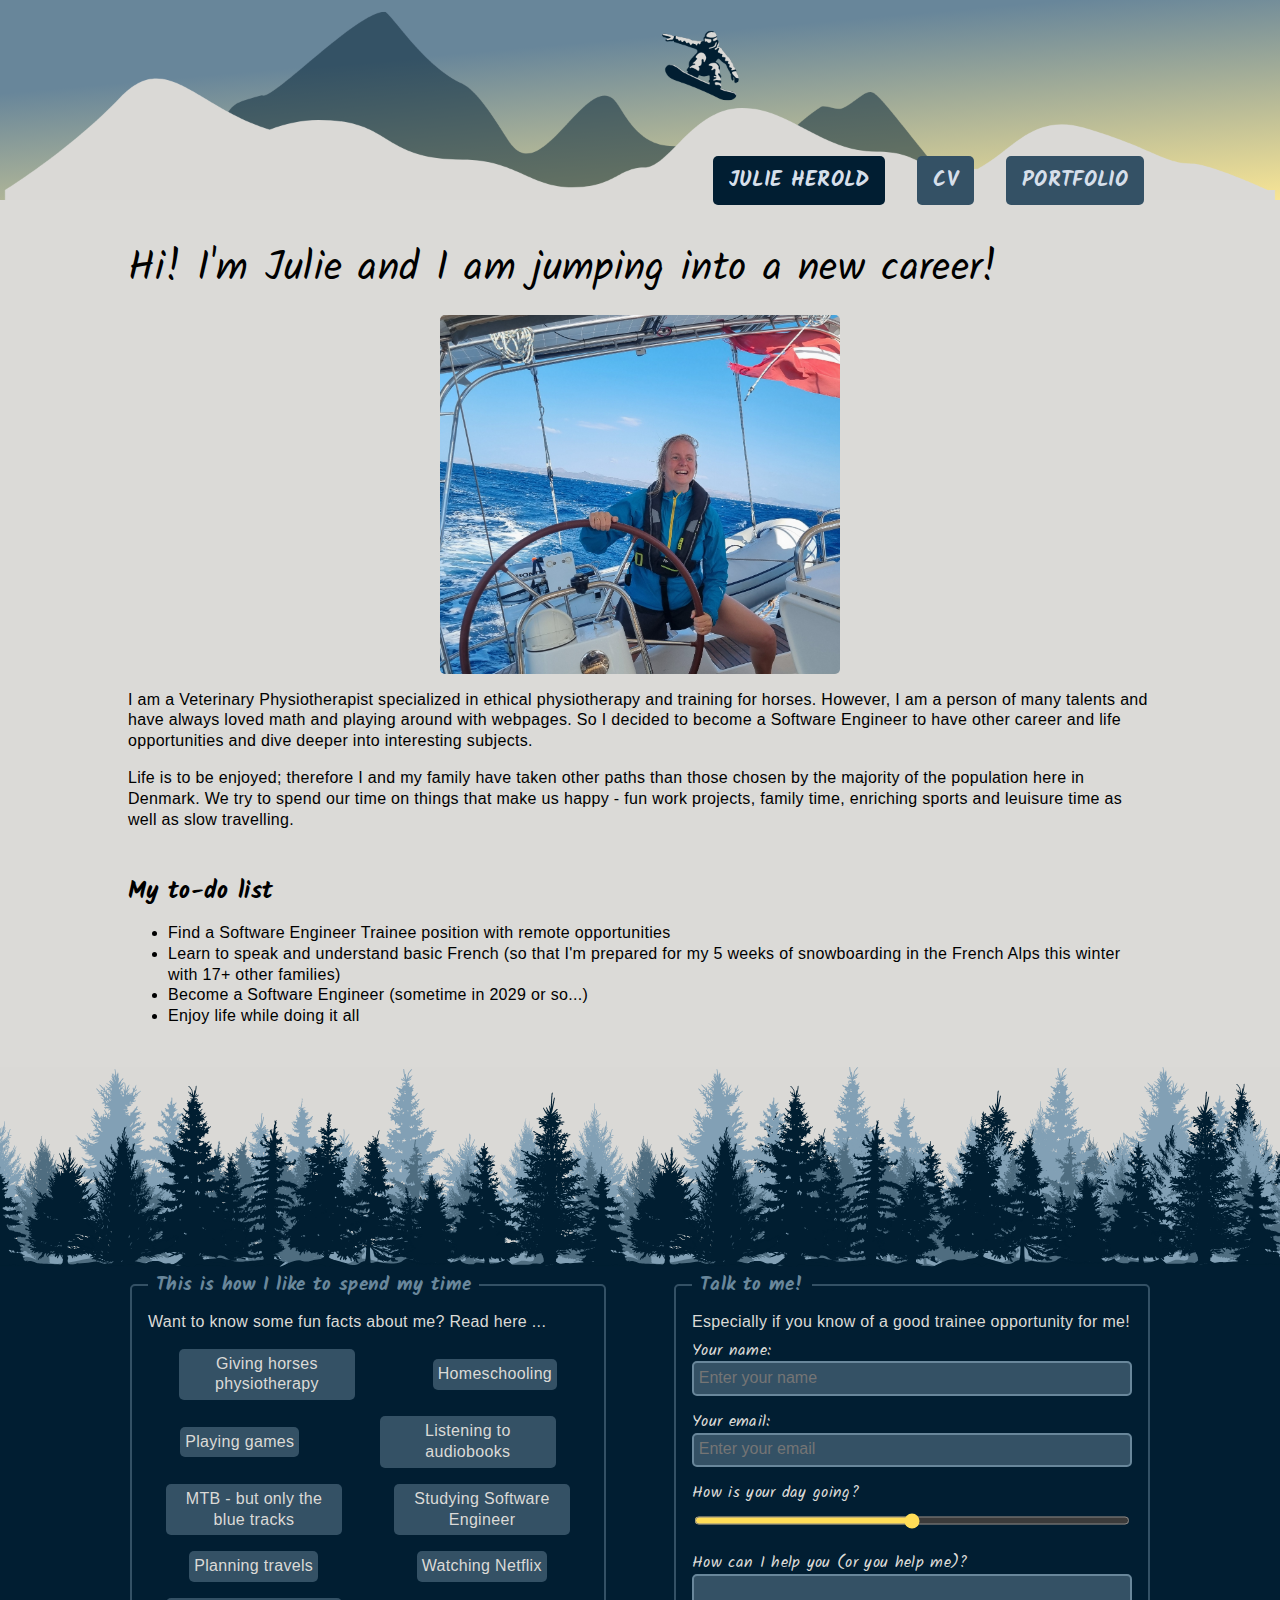
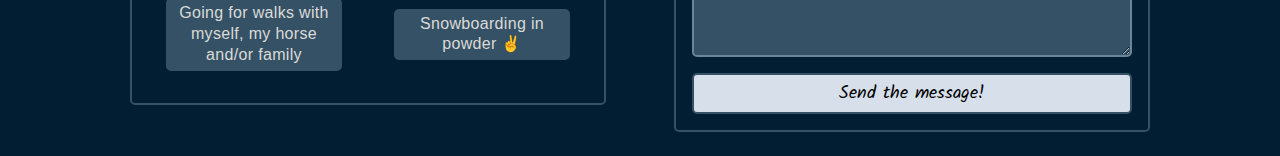
<file: index.html>
<!DOCTYPE html>
<html lang="en-GB">
  <head>
    <meta charset="utf-8">
    <meta name="author" content="Julie Herold">
    <meta name="viewport" content="width=device-width initial-scale=1">
    <meta
      name="description"
      content="My digital playground: Explore my projects, skills and the stories and people behind them.">
    <link rel="icon" href="favicon.png" type="image/x-icon">
    <link rel="stylesheet" href="stylesheet.css" type="text/css">
    <link rel="preconnect" href="https://fonts.googleapis.com">
    <link rel="preconnect" href="https://fonts.gstatic.com" crossorigin>
    <link
      rel="stylesheet"
      href="https://fonts.googleapis.com/css2?family=Kalam:wght@300;400;700&display=swap"
    type="text/css">
    <link rel="icon" href="branding/favicon.png" type="image/x-icon" >
    <title>Julie Herold - CV & Portfolio</title>
  </head>
  <body>
    <div class="wrapper">
      <header>
      </header>
      <div class="header-img"></div>
      <nav>
        <ul>
          <li><a class="currentlink" href="index.html">Julie Herold</a></li>
          <li><a href="cv.html">CV</a></li>
          <li><a href="portfolio.html">Portfolio</a></li>
        </ul>
      </nav>
      <main>
        <div  class="container-l">
        <h1>Hi! I'm Julie and I am jumping into a new career!</h1>
        <img
        src="images/profile.jpg"
        alt="Picture of Julie out sailing">
        <p>I am a Veterinary Physiotherapist specialized in ethical physiotherapy and training for horses. However, I am a person of many talents and have always loved math and playing around with webpages. So I decided to become a Software Engineer to have other career and life opportunities and dive deeper into interesting subjects.</p>
        <p>Life is to be enjoyed; therefore I and my family have taken other paths than those chosen by the majority of the population here in Denmark. We try to spend our time on things that make us happy - fun work projects, family time, enriching sports and leuisure time as well as slow travelling.</p>
        </div>
        <div  class="container-l"><h2>My to-do list</h2>
        <ul>
          <li>Find a Software Engineer Trainee position with remote opportunities</li>
          <li>Learn to speak and understand basic French (so that I'm prepared for my 5 weeks of snowboarding in the French Alps this winter with 17+ other families)</li>
          <li>Become a Software Engineer (sometime in 2029 or so...)</li>
          <li>Enjoy life while doing it all</li>
        </ul>
        </div>
      </main>
      <div id="footerimg"></div>
      <footer>
        <div>
          <fieldset>
          <legend><h3>This is how I like to spend my time</h3></legend>
          <p>
  Want to know some fun facts about me? Read here ...
</p>
             <ul class="flex">
              <li>Giving horses physiotherapy</li>
              <li>Homeschooling</li>
              <li>Playing games</li>
              <li>Listening to audiobooks</li>
              <li>MTB - but only the blue tracks</li>
              <li>Studying Software Engineer</li>
              <li>Planning travels</li>
              <li>Watching Netflix</li>
              <li>Going for walks with myself, my horse and/or family</li>
              <li>Snowboarding in powder &#9996;</li>
            </ul>
          </fieldset>
        </div>
        <div>
          <fieldset>
            <legend><h3>Talk to me!</h3></legend>
            <div><p>
              Especially if you know of a good trainee opportunity for me!
            </p>
            </div>
            <form action="/submit" method="post">
              <div>
              <label for="name">Your name: </label>
              <input type="text" id="name" placeholder="Enter your name" required minlength="2">
            </div>
            <div>
              <label for="email">Your email: </label>
            <input type="email" id="email" placeholder="Enter your email" required>
            </div>
            <div>
              <label for="range">How is your day going?</label>
              <input type="range" id="range">
            </div>
            <div>
            <label for="message">How can I help you (or you help me)?</label>
            <textarea id="message" placeholder="Write your message here...">
            </textarea>
            </div>
            <div>
            <button>Send the message!</button>
            </div>
            </form>
          </fieldset>
        </div>
      </footer>
    </div>
  </body>
</html>
</file>
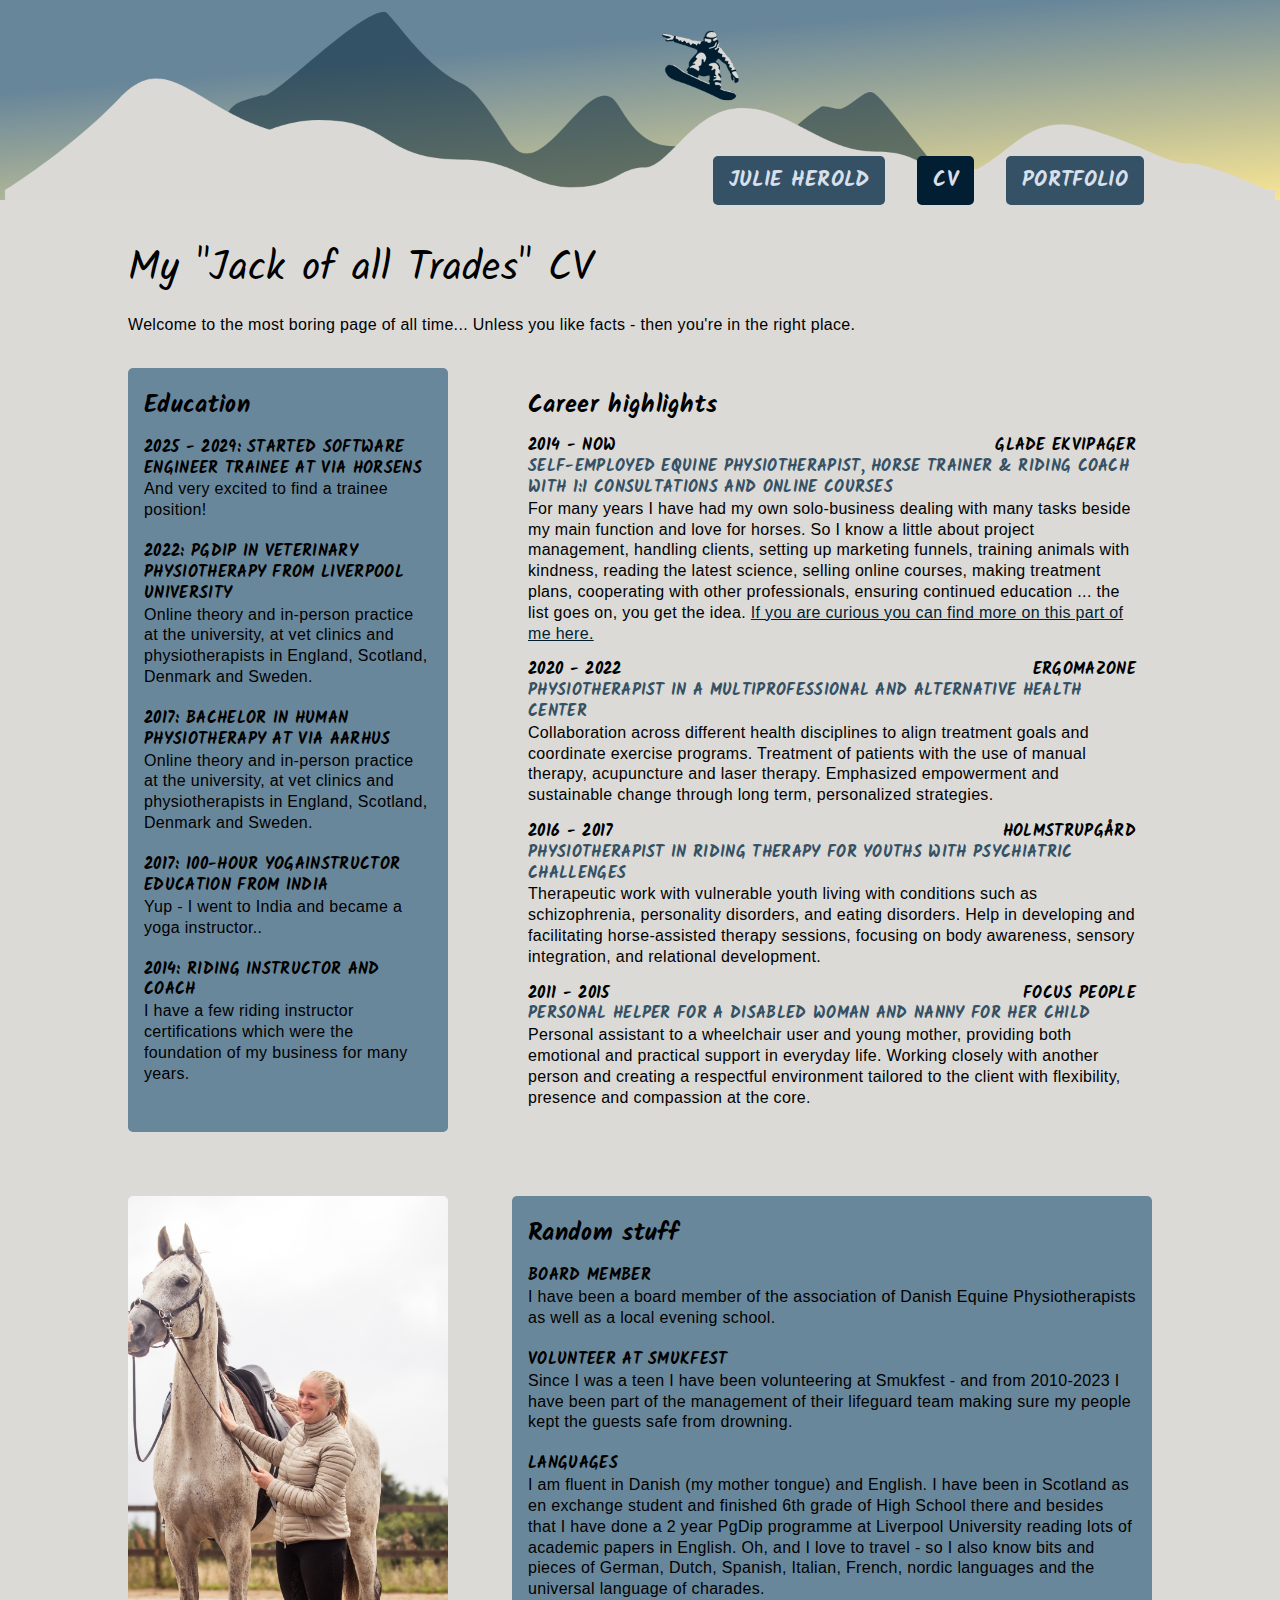
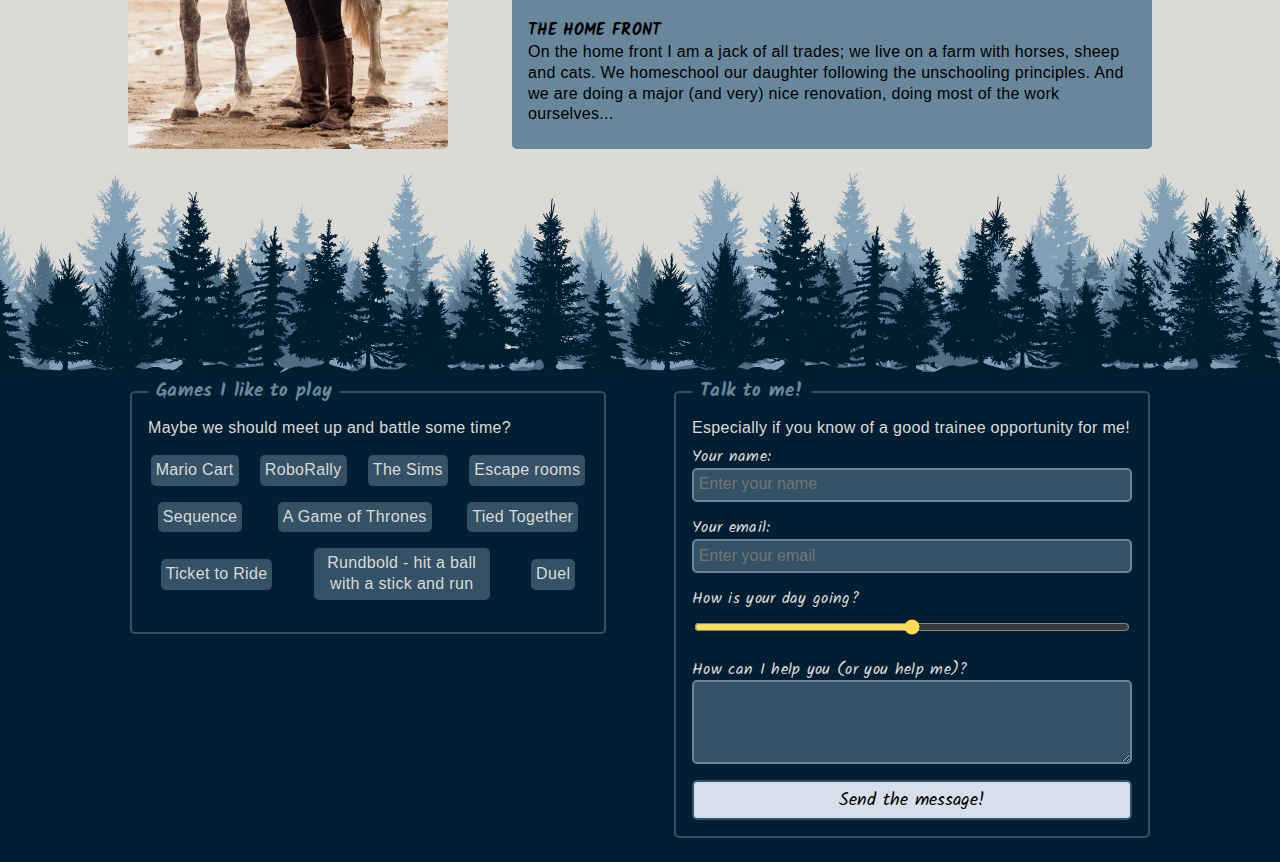
<file: cv.html>
<!DOCTYPE html>
<html lang="en-GB">
  <head>
    <meta charset="utf-8">
    <meta name="author" content="Julie Herold">
        <meta name="viewport" content="width=device-width initial-scale=1">
    <meta
      name="description"
      content="My digital playground: Explore my projects, skills and the stories and people behind them.">
    <link rel="icon" href="favicon.png" type="image/x-icon">
    <link rel="stylesheet" href="stylesheet.css" type="text/css">
    <link rel="preconnect" href="https://fonts.googleapis.com">
    <link rel="preconnect" href="https://fonts.gstatic.com" crossorigin>
    <link
      rel="stylesheet"
      href="https://fonts.googleapis.com/css2?family=Kalam:wght@300;400;700&display=swap"
    type="text/css">
    <link rel="icon" href="branding/favicon.png" type="image/x-icon" >
    <title>Julie Herold - CV & Portfolio</title>
  </head>
  <body>
    <div class="wrapper">
      <header></header>
      <div class="header-img"></div>
      <nav>
        <ul>
          <li><a href="index.html">Julie Herold</a></li>
          <li><a class="currentlink" href="cv.html">CV</a></li>
          <li><a href="portfolio.html">Portfolio</a></li>
        </ul>
      </nav>
      <main>
        <div class="container-l">
          <h1>My "Jack of all Trades" CV</h1>
          <p>
            Welcome to the most boring page of all time... Unless you like facts
            - then you're in the right place.
          </p>
        </div>
        <div class="container-grid">
          <div id="education">
            <h2>Education</h2>
            <h4>
              2025 - 2029: Started Software Engineer Trainee at VIA Horsens
            </h4>
            <p>And very excited to find a trainee position!</p>
            <h4>
              2022: PgDip in Veterinary Physiotherapy from Liverpool University
            </h4>
            <p>
              Online theory and in-person practice at the university, at vet
              clinics and physiotherapists in England, Scotland, Denmark and
              Sweden.
            </p>
            <h4>2017: Bachelor in Human Physiotherapy at VIA Aarhus</h4>
            <p>
              Online theory and in-person practice at the university, at vet
              clinics and physiotherapists in England, Scotland, Denmark and
              Sweden.
            </p>
            <h4>2017: 100-hour yogainstructor education from India</h4>
            <p>Yup - I went to India and became a yoga instructor..</p>
            <h4>2014: Riding instructor and coach</h4>
            <p>
              I have a few riding instructor certifications which were the
              foundation of my business for many years.
            </p>
          </div>
          <div id="career">
            <h2>Career highlights</h2>
            <div class="h4">
              <ul>
                <li>2014 - now</li>
                <li>Glade Ekvipager</li>
              </ul>
              <ul>
                <li>
                  Self-employed equine physiotherapist, horse trainer & riding
                  coach with 1:1 consultations and online courses
                </li>
              </ul>
            </div>
            <p>
              For many years I have had my own solo-business dealing with many
              tasks beside my main function and love for horses. So I know a
              little about project management, handling clients, setting up
              marketing funnels, training animals with kindness, reading the
              latest science, selling online courses, making treatment plans,
              cooperating with other professionals, ensuring continued education
              ... the list goes on, you get the idea.
              <a href="https://www.julieherold.dk/"
                >If you are curious you can find more on this part of me
                here.</a
              >
            </p>
            <div class="h4">
              <ul>
                <li>2020 - 2022</li>
                <li>Ergomazone</li>
              </ul>
              <ul>
                <li>
                  Physiotherapist in a multiprofessional and alternative health
                  center
                </li>
              </ul>
            </div>
            <p>
              Collaboration across different health disciplines to align
              treatment goals and coordinate exercise programs. Treatment of
              patients with the use of manual therapy, acupuncture and laser
              therapy. Emphasized empowerment and sustainable change through
              long term, personalized strategies.
            </p>
            <div class="h4">
              <ul>
                <li>2016 - 2017</li>
                <li>Holmstrupgård</li>
              </ul>
              <ul>
                <li>
                  Physiotherapist in Riding Therapy for youths with psychiatric
                  challenges
                </li>
              </ul>
            </div>
            <p>
              Therapeutic work with vulnerable youth living with conditions such
              as schizophrenia, personality disorders, and eating disorders.
              Help in developing and facilitating horse-assisted therapy
              sessions, focusing on body awareness, sensory integration, and
              relational development.
            </p>
            <div class="h4">
              <ul>
                <li>2011 - 2015</li>
                <li>Focus People</li>
              </ul>
              <ul>
                <li>
                  Personal Helper for a Disabled Woman and nanny for her child
                </li>
              </ul>
            </div>
            <p>
              Personal assistant to a wheelchair user and young mother,
              providing both emotional and practical support in everyday life.
              Working closely with another person and creating a respectful
              environment tailored to the client with flexibility, presence and
              compassion at the core.
            </p>
          </div>
          <!-- <div id="courses">
            <h2>Courses</h2>
            <p>
              All right - I do so many courses each year, so I won't list them
              all. Just the ones I believe have been most memorable.
            </p>
            <h4>Advanced Animal Training</h4>
            <p>
              Comprehensive course on advanced animal training - including
              motivation, classical conditioning, learning condition and lots of
              other stuff. Really relevant for all animal trainers, but it also
              gives another understanding of human behaviour - after all, we are
              just animals.
            </p>
            <h4>Various marketing courses</h4>
            <p>
              I have taken several marketing courses aimed at online marketing
              from Lise Halsskov, Christina Klitsgaard, Trine Ravnkilde and
              Gitte Stouenberg.
            </p>
            <h4>Equine Calming Signals</h4>
            <p>
              Subtle body language in horses and how they use it to communicate
              with each other and their environment. Lots of food for thought in
              regards to human interactions as well as lots of learning on
              physiological stress and hormones across species.
            </p>
            <h4>Acupuncture & dry needling (K1 & K2)</h4>
            <p>
              K1 and K2 practical acupuncture and dry needling courses for
              physiotherapist held by the Danish Society for Acupuncture in
              Physiotherapy.
            </p>
          </div> -->
          <div id="random">
            <h2>Random stuff</h2>
            <h4>Board member</h4>
            <p>
              I have been a board member of the association of Danish Equine
              Physiotherapists as well as a local evening school.
            </p>
            <h4>Volunteer at smukfest</h4>
            <p>
              Since I was a teen I have been volunteering at Smukfest - and from
              2010-2023 I have been part of the management of their lifeguard
              team making sure my people kept the guests safe from drowning.
            </p>
            <h4>Languages</h4>
            <p>
              I am fluent in Danish (my mother tongue) and English. I have been
              in Scotland as en exchange student and finished 6th grade of High
              School there and besides that I have done a 2 year PgDip programme
              at Liverpool University reading lots of academic papers in
              English. Oh, and I love to travel - so I also know bits and pieces
              of German, Dutch, Spanish, Italian, French, nordic languages and
              the universal language of charades.
            </p>
            <h4>The Home Front</h4>
            <p>
              On the home front I am a jack of all trades; we live on a farm
              with horses, sheep and cats. We homeschool our daughter following
              the unschooling principles. And we are doing a major (and very)
              nice renovation, doing most of the work ourselves...
            </p>
          </div>
          <img
            id="vetphysio"
            src="images/vetphysio.jpg"
            alt="Julie and her horse looking into the distance"
          />
        </div>
      </main>
      <div id="footerimg"></div>
      <footer>
        <div>
          <fieldset>
            <legend><h3>Games I like to play</h3></legend>
            <p>Maybe we should meet up and battle some time?</p>
            <ul class="flex">
              <li>Mario Cart</li>
              <li>RoboRally</li>
              <li>The Sims</li>
              <li>Escape rooms</li>
              <li>Sequence</li>
              <li>A Game of Thrones</li>
              <li>Tied Together</li>
              <li>Ticket to Ride</li>
              <li>Rundbold - hit a ball with a stick and run</li>
              <li>Duel</li>
            </ul>
          </fieldset>
        </div>
        <div>
          <fieldset>
            <legend><h3>Talk to me!</h3></legend>
            <div>
              <p>
                Especially if you know of a good trainee opportunity for me!
              </p>
            </div>
            <form action="/submit" method="post">
              <div>
                <label for="name">Your name: </label>
                <input
                  type="text"
                  id="name"
                  placeholder="Enter your name"
                  required
                  minlength="2"
                />
              </div>
              <div>
                <label for="email">Your email: </label>
                <input
                  type="email"
                  id="email"
                  placeholder="Enter your email"
                  required
                />
              </div>
              <div>
                <label for="range">How is your day going?</label>
                <input type="range" id="range" />
              </div>
              <div>
                <label for="message"
                  >How can I help you (or you help me)?</label
                >
                <textarea id="message" placeholder="Write your message here...">
                </textarea>
              </div>
              <div>
                <button>Send the message!</button>
              </div>
            </form>
          </fieldset>
        </div>
      </footer>
    </div>
  </body>
</html>
</file>
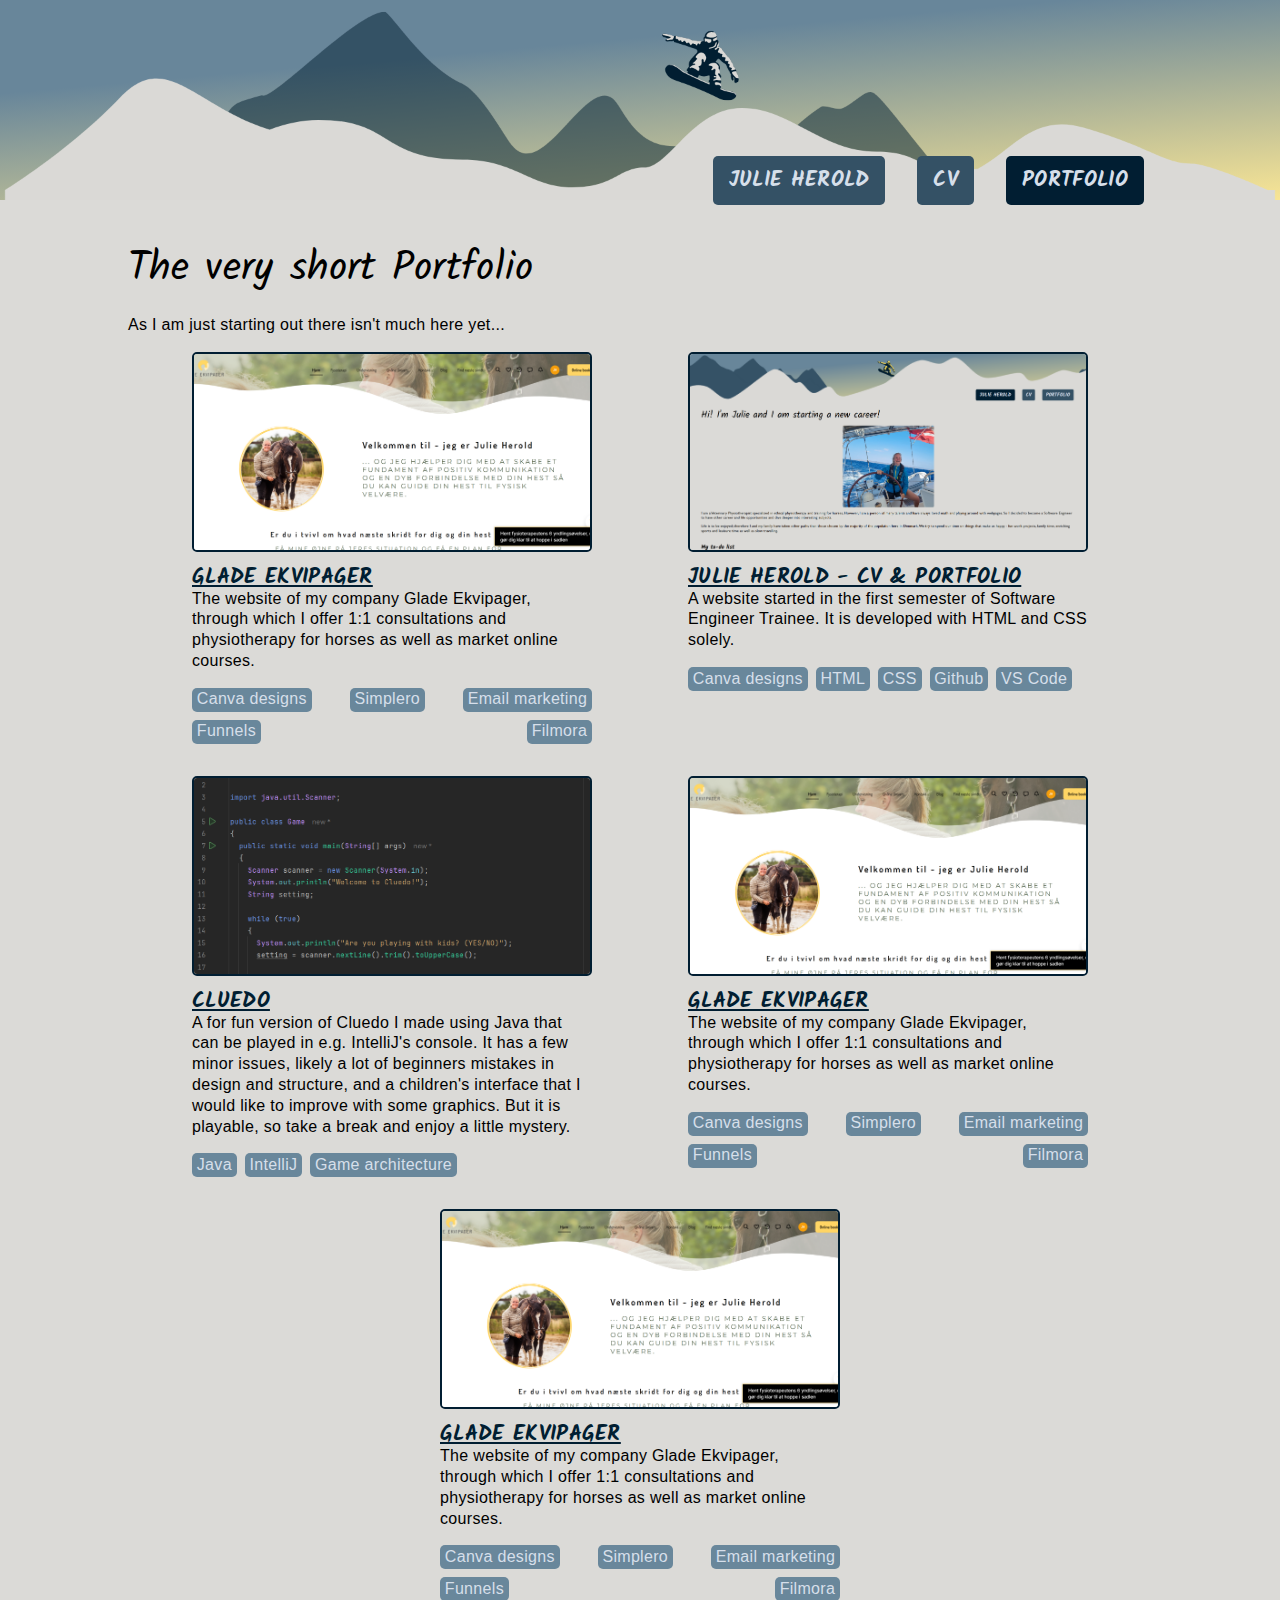
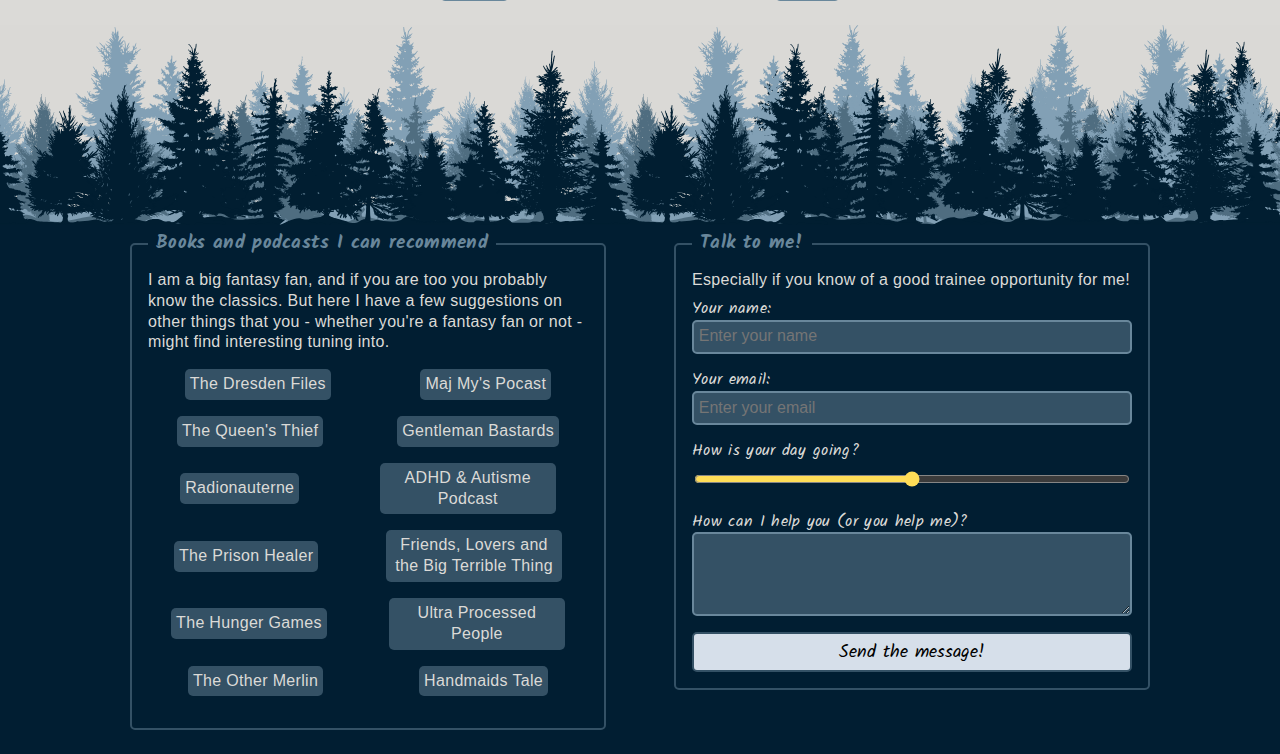
<file: portfolio.html>
<!DOCTYPE html>
<html lang="en-GB">
  <head>
    <meta charset="utf-8" />
    <meta name="author" content="Julie Herold" />
        <meta name="viewport" content="width=device-width initial-scale=1">
    <meta
      name="description"
      content="My digital playground: Explore my projects, skills and the stories and people behind them."
    />
    <link rel="icon" href="favicon.png" type="image/x-icon" />
    <link rel="stylesheet" href="stylesheet.css" type="text/css" />
    <link rel="preconnect" href="https://fonts.googleapis.com" />
    <link rel="preconnect" href="https://fonts.gstatic.com" crossorigin />
    <link
      rel="stylesheet"
      href="https://fonts.googleapis.com/css2?family=Kalam:wght@300;400;700&display=swap"
      type="text/css"
    />
    <link rel="icon" href="branding/favicon.png" type="image/x-icon" />
    <title>Julie Herold - CV & Portfolio</title>
  </head>
  <body>
    <div class="wrapper">
      <header></header>
      <div class="header-img"></div>
      <nav>
        <ul>
          <li><a href="index.html">Julie Herold</a></li>
          <li><a href="cv.html">CV</a></li>
          <li><a class="currentlink" href="portfolio.html">Portfolio</a></li>
        </ul>
      </nav>
      <main>
        <div class="container-l">
          <h1>The very short Portfolio</h1>
          <p>
            As I am just starting out there isn't much here yet...
          </p>
          <div class="portfolio-flex">
            <div class="portfolio">
              <div>
                <img
                  src="images/portfolio1.png"
                  alt="Portfolio of Glade Ekvipager"
                />
              </div>
              <div>
                <h4><a href="julieherold.dk">Glade Ekvipager</a></h4>
                <p>
                  The website of my company Glade Ekvipager, through which I
                  offer 1:1 consultations and physiotherapy for horses as well
                  as market online courses.
                </p>
              </div>
              <div>
                <ul>
                  <li>Canva designs</li>
                  <li>Simplero</li>
                  <li>Email marketing</li>
                  <li>Funnels</li>
                  <li>Filmora</li>
                </ul>
              </div>
            </div>
            <div class="portfolio">
              <div>
                <img
                  src="images/portfolio2.png"
                  alt="Portfolio of Julie Herold - CV and Portfolio"
                />
              </div>
              <div>
                <h4>
                  <a
                    href="https://thetravellingvetphysio.github.io/cv-portfolio/"
                    >Julie Herold - CV & Portfolio</a
                  >
                </h4>
                <p>
                  A website started in the first semester of Software Engineer
                  Trainee. It is developed with HTML and CSS solely.
                </p>
              </div>
              <div>
                <ul>
                  <li>Canva designs</li>
                  <li>HTML</li>
                  <li>CSS</li>
                  <li>Github</li>
                  <li>VS Code</li>
                </ul>
              </div>
            </div>
            <div class="portfolio">
              <div>
                <img src="images/portfolio3.png" alt="Portfolio of Cluedo" />
              </div>
              <div>
                <h4>
                  <a
                    href="https://github.com/TheTravellingVetPhysio/cluedo/tree/copy/src/cluedo"
                    >Cluedo</a
                  >
                </h4>
                <p>
                  A for fun version of Cluedo I made using Java that can be
                  played in e.g. IntelliJ's console. It has a few minor issues,
                  likely a lot of beginners mistakes in design and structure, and a children's interface
                  that I would like to improve with some graphics. But it is playable, so take a break
                  and enjoy a little mystery.
                </p>
              </div>
              <div>
                <ul>
                  <li>Java</li>
                  <li>IntelliJ</li>
                  <li>Game architecture</li>
                </ul>
              </div>
            </div>
            <div class="portfolio">
              <div>
                <img
                  src="images/portfolio1.png"
                  alt="Portfolio of Glade Ekvipager"
                />
              </div>
              <div>
                <h4><a href="julieherold.dk">Glade Ekvipager</a></h4>
                <p>
                  The website of my company Glade Ekvipager, through which I
                  offer 1:1 consultations and physiotherapy for horses as well
                  as market online courses.
                </p>
              </div>
              <div>
                <ul>
                  <li>Canva designs</li>
                  <li>Simplero</li>
                  <li>Email marketing</li>
                  <li>Funnels</li>
                  <li>Filmora</li>
                </ul>
              </div>
            </div>
            <div class="portfolio">
              <div>
                <img
                  src="images/portfolio1.png"
                  alt="Portfolio of Glade Ekvipager"
                />
              </div>
              <div>
                <h4><a href="julieherold.dk">Glade Ekvipager</a></h4>
                <p>
                  The website of my company Glade Ekvipager, through which I
                  offer 1:1 consultations and physiotherapy for horses as well
                  as market online courses.
                </p>
              </div>
              <div>
                <ul>
                  <li>Canva designs</li>
                  <li>Simplero</li>
                  <li>Email marketing</li>
                  <li>Funnels</li>
                  <li>Filmora</li>
                </ul>
              </div>
            </div>
          </div>
        </div>
      </main>
      <div id="footerimg"></div>
      <footer>
        <div>
          <fieldset>
            <legend><h3>Books and podcasts I can recommend</h3></legend>
            <p>
              I am a big fantasy fan, and if you are too you probably know the
              classics. But here I have a few suggestions on other things that
              you - whether you're a fantasy fan or not - might find interesting
              tuning into.
            </p>
            <ul class="flex">
              <li>The Dresden Files</li>
              <li>Maj My's Pocast</li>
              <li>The Queen's Thief</li>
              <li>Gentleman Bastards</li>
              <li>Radionauterne</li>
              <li>ADHD & Autisme Podcast</li>
              <li>The Prison Healer</li>
              <li>Friends, Lovers and the Big Terrible Thing</li>
              <li>The Hunger Games</li>
              <li>Ultra Processed People</li>
              <li>The Other Merlin</li>
              <li>Handmaids Tale</li>
            </ul>
          </fieldset>
        </div>
        <div>
          <fieldset>
            <legend><h3>Talk to me!</h3></legend>
            <div>
              <p>
                Especially if you know of a good trainee opportunity for me!
              </p>
            </div>
            <form action="/submit" method="post">
              <div>
                <label for="name">Your name: </label>
                <input
                  type="text"
                  id="name"
                  placeholder="Enter your name"
                  required
                  minlength="2"
                />
              </div>
              <div>
                <label for="email">Your email: </label>
                <input
                  type="email"
                  id="email"
                  placeholder="Enter your email"
                  required
                />
              </div>
              <div>
                <label for="range">How is your day going?</label>
                <input type="range" id="range" />
              </div>
              <div>
                <label for="message"
                  >How can I help you (or you help me)?</label
                >
                <textarea id="message" placeholder="Write your message here...">
                </textarea>
              </div>
              <div>
                <button>Send the message!</button>
              </div>
            </form>
          </fieldset>
        </div>
      </footer>
    </div>
  </body>
</html>
</file>
<file: stylesheet.css>
:root {
  --accent: hsl(48, 100%, 67%);
  --primary-background: hsl(45, 5%, 85%, 100%);
  --dark-background: hsl(204, 96%, 10%);
  --light-color: hsl(213, 33%, 88%);
  --medium-color: hsl(204, 20%, 51%);
  --dark-color: hsl(204, 32%, 30%);
  --width-tablet: 580px;
  --width-pc: 1024px;
} /* width does not work, as @media query isn't html, and root therefore doesn't affect them... */

* {
  box-sizing: border-box;
}

html {
  font-size: 100%;
}

body {
  font-family: "Gill Sans", "Gill Sans MT", Calibri, "Trebuchet MS", sans-serif;
  font-size: 1rem;
  line-height: 1.3rem;
  letter-spacing: 0.02rem;
  background-color: var(--primary-background);
  margin: 0;
  padding: 0;
  min-height: 100vh;
}

h1 {
  font-family: "Kalam", "Lucida Sans", "Lucida Sans Regular", "Lucida Grande",
    "Lucida Sans Unicode", Geneva, Verdana, sans-serif;
  font-weight: 400;
  font-size: 2.5rem;
  line-height: 1.8lh;
}

h2 {
  font-family: "Kalam", "Lucida Sans", "Lucida Sans Regular", "Lucida Grande",
    "Lucida Sans Unicode", Geneva, Verdana, sans-serif;
  font-weight: 700;
}

h3 {
  font-family: "Kalam", "Lucida Sans", "Lucida Sans Regular", "Lucida Grande",
    "Lucida Sans Unicode", Geneva, Verdana, sans-serif;
  font-weight: 700;
}

h4 {
  font-family: "Kalam", "Lucida Sans", "Lucida Sans Regular", "Lucida Grande",
    "Lucida Sans Unicode", Geneva, Verdana, sans-serif;
  font-weight: 700;
  text-transform: uppercase;
  margin-bottom: 0;
  padding: 0;
}

h4 ul {
  list-style: none;
  margin: 0;
  padding: 0;
  display: flex;
  flex-direction: row;
  flex-wrap: wrap;
  justify-content: space-between;
}

h4 ul:nth-child(even) {
  color: var(--dark-color);
}

.h4 {
  font-family: "Kalam", "Lucida Sans", "Lucida Sans Regular", "Lucida Grande",
    "Lucida Sans Unicode", Geneva, Verdana, sans-serif;
  font-weight: 700;
  text-transform: uppercase;
  margin-bottom: 0;
  padding: 0;
}

.h4 ul {
  list-style: none;
  margin: 0;
  padding: 0;
  display: flex;
  flex-direction: row;
  flex-wrap: wrap;
  justify-content: space-between;
}

.h4 ul:nth-child(even) {
  color: var(--dark-color);
}

a:link,
a:visited {
  color: var(--dark-background);
}

a:hover,
a:active {
  color: var(--medium-color);
}

.wrapper {
  display: grid;
  grid-template-columns: 1fr;
  grid-template-rows: auto auto 1fr auto auto auto; /* header nav main div footer */

  @media (min-width: 580px) {
    grid-template-columns: 1fr;
    grid-template-rows: auto auto 1fr auto auto; /* header nav main div footer */
  }
  @media (min-width: 1024px) {
    grid-template-columns: 1fr;
    grid-template-rows: auto auto 1fr auto auto; /* header nav main div footer */
  }
}

header {
  grid-area: 1 / 1 / 2 / 2;
  z-index: 0;
  background-color: var(--medium-color);
  background-image: linear-gradient(175deg, #68869a 30%, #f8e595);
  height: 200px;

  @media (min-width: 580px) {
    grid-area: 1 / 1 / 2 / 2;
  }

  @media (min-width: 1024px) {
    grid-area: 1 / 1 / 2 / 2;
  }
}

.header-img {
  grid-area: 1 / 1 / 2 / 2;
  z-index: 1;
  margin: 0;
  padding: 0;
  background-image: url("branding/footer-bjerge.png");
  background-size: cover;
  background-repeat: no-repeat;
  background-position: center;
  height: 200px;

  @media (min-width: 580px) {
    grid-area: 1 / 1 / 2 / 2;
  }

  @media (min-width: 1024px) {
    grid-area: 1 / 1 / 2 / 2;
  }
}

nav {
  grid-area: 2 / 1 / 3 / 2;
  z-index: 2;
  display: flex;
  justify-content: flex-end;
  padding: 0.5rem 1rem;

  @media (min-width: 580px) {
    grid-area: 2 / 1 / 3 / 2;
    padding: 0.5rem 2rem;
  }

  @media (min-width: 1024px) {
    grid-area: 1 / 1 / 2 / 2;
    padding: 0rem 8rem;
    align-items: end;
  }
}

nav > ul {
  list-style: none;
  display: flex;
  flex-flow: row wrap;
  align-items: center;
  justify-content: flex-end;
  gap: 1rem;
  font-family: "Kalam", "Lucida Sans", "Lucida Sans Regular", "Lucida Grande",
    "Lucida Sans Unicode", Geneva, Verdana, sans-serif;
  font-weight: 700;
  text-transform: uppercase;
  font-size: 1.3rem;
  margin: 0;
  padding: 0;
}

nav a:link, nav a:visited {
  color: var(--light-color);
  text-decoration: none;
  display: inline;
  background-color: var(--dark-color);
  padding: 0.5rem 1rem;
  border-radius: 5px;
}

nav a:hover, nav a:active {
  color: var(--accent);
  text-decoration: none;
}

nav a.currentlink {
  background-color: var(--dark-background);
}

nav > ul > li {
  padding: 0.5rem;
}

main {
  grid-area: 3 / 1 / 4 / 2;
  order: 2;
  padding: 1rem 0rem;

  @media (min-width: 580px) {
    grid-area: 3 / 1 / 4 / 2;
  }

  @media (min-width: 1024px) {
    grid-area: 3 / 1 / 4 / 2;
  }
}

.container-l {
  padding: 0.5rem 1rem;

  @media (min-width: 580px) {
    padding: 0.5rem 2rem;
  }

  @media (min-width: 1024px) {
    padding: 0.5rem 8rem;
  }
}

.container-grid {
  display: grid;
  padding: 0.5rem 1rem;
  gap: 1rem;

  @media (min-width: 580px) {
    padding: 0.5rem 2rem;
    grid-template-columns: 1fr 2fr;
    grid-template-rows: auto auto;
    gap: 1rem;
  }

  @media (min-width: 1024px) {
    padding: 0.5rem 8rem;
    gap: 4rem;
  }
}

.container-grid p {
  margin-top: 0;
}

.container-grid #educaton {
  order: 1;

  @media (min-width: 580px) {
    grid-area: 1 / 1 / 2 / 2;
  }

  @media (min-width: 1024px) {
    grid-area: 1 / 1 / 2 / 2;
  }
}

.container-grid #career {
  order: 2;

  @media (min-width: 580px) {
    grid-area: 1 / 2 / 2 / 3;
  }

  @media (min-width: 1024px) {
    grid-area: 1 / 2 / 2 / 3;
  }
}

/* .container-grid #courses {
  order: 4;

  @media (min-width: 580px) {
    grid-area: 2 / 2 / 3 / 3;
  }

  @media (min-width: 1024px) {
    grid-area: 2 / 2 / 3 / 3;
  }
} */

.container-grid #random {
  order: 4;

  @media (min-width: 580px) {
    grid-area: 2 / 2 / 3 / 3;
  }

  @media (min-width: 1024px) {
    grid-area: 2 / 2 / 3 / 3;
  }
}

.container-grid #vetphysio {
  order: 3;

  @media (min-width: 580px) {
    grid-area: 2 / 1 / 3 / 2;
  }

  @media (min-width: 1024px) {
    grid-area: 2 / 1 / 3 / 2;
  }
}

.container-grid #vetphysio {
  border-radius: 5px;
  width: 100%;
  height: 100%;
  object-fit: cover;
}

.container-grid > div:nth-child(odd) {
  background-color: var(--medium-color);
  padding: 0.5rem 1rem;
  border-radius: 5px;
}

.container-grid > div:nth-child(even) {
  padding: 0.5rem 1rem;
  border-radius: 5px;
}

main > div {
  padding-block-end: 1rem;
}

.portfolio-flex {
  @media (min-width: 1024px) {
    display: flex;
    gap: 2rem;
    flex-flow: row wrap;
    justify-content: space-evenly;
    align-items: flex-start;
  }
}

.portfolio {
  display: grid;
  gap: 1rem;
  max-width: 400px;
  margin: auto;
  margin-block-start: 2rem;
  margin-block-end: 3rem;

  @media (min-width: 580px) {
    max-width: 100%;
    grid-template-columns: 1fr 1fr;
    grid-template-rows: auto auto;
  }

  @media (min-width: 1024px) {
    margin: 0;
    width: 400px;
    grid-template-columns: 1fr;
    grid-template-rows: auto auto auto;
  }
}

.portfolio h4 {
  margin: 0;
  font-size: 1.3rem;
}

.portfolio p {
  margin: 0;
  @media (min-width: 580px) {
  }
}

.portfolio div:first-child {
  @media (min-width: 580px) {
    grid-area: 1 / 1 / 2 / 2;
    justify-self: start;
  }

  @media (min-width: 1024px) {
    grid-area: 1 / 1 / 2 / 2;
  }
}

.portfolio div:nth-child(2) {
  @media (min-width: 580px) {
    grid-area: 1 / 2 / 2 / 3;
    justify-self: start;
    align-self: start;
  }

  @media (min-width: 1024px) {
    grid-area: 2 / 1 / 3 / 2;
  }
}

.portfolio div:last-child {
  @media (min-width: 580px) {
    grid-area: 1 / 2 / 2 / 3;
    justify-self: start;
    align-self: end;
  }

  @media (min-width: 1024px) {
    grid-area: 3 / 1 / 4 / 2;
  }
}

.portfolio ul {
  list-style: none;
  display: flex;
  flex-flow: row wrap;
  gap: 0.5rem;
  justify-content: space-between;
  padding: 0;
  margin: 0;
}

.portfolio ul li {
  background-color: var(--medium-color);
  color: var(--light-color);
  padding: 0.1rem 0.3rem;
  border-radius: 5px;
}

.portfolio img {
  height: 200px;
  object-fit: cover;
  margin: 0;
  padding: 0;
  border: 2px solid var(--dark-background);
}

#footerimg {
  grid-area: 5 / 1 / 6 / 2;
  background-color: var(--primary-background);
  background-image: url("branding/footer-trees.png");
  background-size: cover;
  background-repeat: no-repeat;
  background-position: center;
  height: 200px;

  @media (min-width: 580px) {
    grid-area: 4 / 1 / 5 / 2;
  }

  @media (min-width: 1024px) {
    grid-area: 4 / 1 / 5 / 2;
  }
}

footer {
  grid-area: 6 / 1 / 7 / 2;
  background-color: var(--dark-background);
  padding: 0.5rem 1rem;
  gap: 2rem;
  color: var(--primary-background);

  @media (min-width: 620px) {
    grid-area: 5 / 1 / 6 / 2;
    display: grid;
    grid-template-columns: 1fr 1fr;
    grid-template-rows: auto;
    padding: 0.5rem 2rem;
  }

  @media (min-width: 1024px) {
    grid-area: 5 / 1 / 6 / 2;
    padding: 0.5rem 8rem;
    gap: 4rem;
  }
}

footer h3 {
  color: var(--medium-color);
}

footer > div {
  padding-block-end: 1rem;
}

footer fieldset {
  border-radius: 5px;
  border: 2px solid var(--dark-color);
  padding: 1rem;
}

footer legend {
  color: var(--medium-color);
  padding: 0rem;
}

footer form {
  margin: 0;
  display: grid;
  gap: 1rem;
  width: 100%;
}

footer form div {
  display: grid;
}

footer fieldset label {
  font-family: "Kalam", "Lucida Sans", "Lucida Sans Regular", "Lucida Grande",
    "Lucida Sans Unicode", Geneva, Verdana, sans-serif;
  font-weight: 400;
  font-size: 1rem;
}

footer fieldset input,
textarea {
  border-radius: 5px;
  padding: 0.3rem;
  background-color: var(--dark-color);
  border: 2px solid var(--medium-color);
  color: var(--light-color);
}

footer fieldset textarea {
  height: 4lh;
}

footer fieldset input[type="range"] {
  accent-color: var(--accent);
}

footer fieldset button {
  background-color: var(--light-color);
  border-radius: 5px;
  border: 2px solid var(--dark-color);
  padding: 0.5rem;
  font-family: "Kalam", "Lucida Sans", "Lucida Sans Regular", "Lucida Grande",
    "Lucida Sans Unicode", Geneva, Verdana, sans-serif;
  font-weight: 400;
  font-size: 1.1rem;
}

footer fieldset h3 {
  color: var(--medium-color);
  margin: 0;
  padding: 0rem 0.5rem;
}

footer fieldset p {
  margin: 0 0 0.5rem 0;
}

img {
  max-width: 100%;
}

.container-l img {
  border-radius: 5px;
  width: 400px;
  display: block;
  margin: auto;
}

footer .flex {
  list-style: none;
  display: flex;
  flex-flow: row wrap;
  justify-content: space-around;
  align-items: center;
  align-content: space-between;
  gap: 1rem;
  padding: 0;
}

footer .flex > li {
  background-color: var(--dark-color);
  border-radius: 5px;
  padding: 5px;
  max-width: 11rem;
  text-align: center;
}

input,
button,
select,
textarea {
  font: inherit;
}

/*
Must work for these screen resolutions:  375px, 768px, 1024px
Breakpoints: 580px | 1024px

.kalam-light {
  font-family: "Kalam", cursive;
  font-weight: 300;
  font-style: normal;
}

.kalam-regular {
  font-family: "Kalam", cursive;
  font-weight: 400;
  font-style: normal;
}

.kalam-bold {
  font-family: "Kalam", cursive;
  font-weight: 700;
  font-style: normal;
}

SPØRGSMÅL:
- Bredder - kan jeg et centralt sted definere bredder til media query's?
*/
</file>
